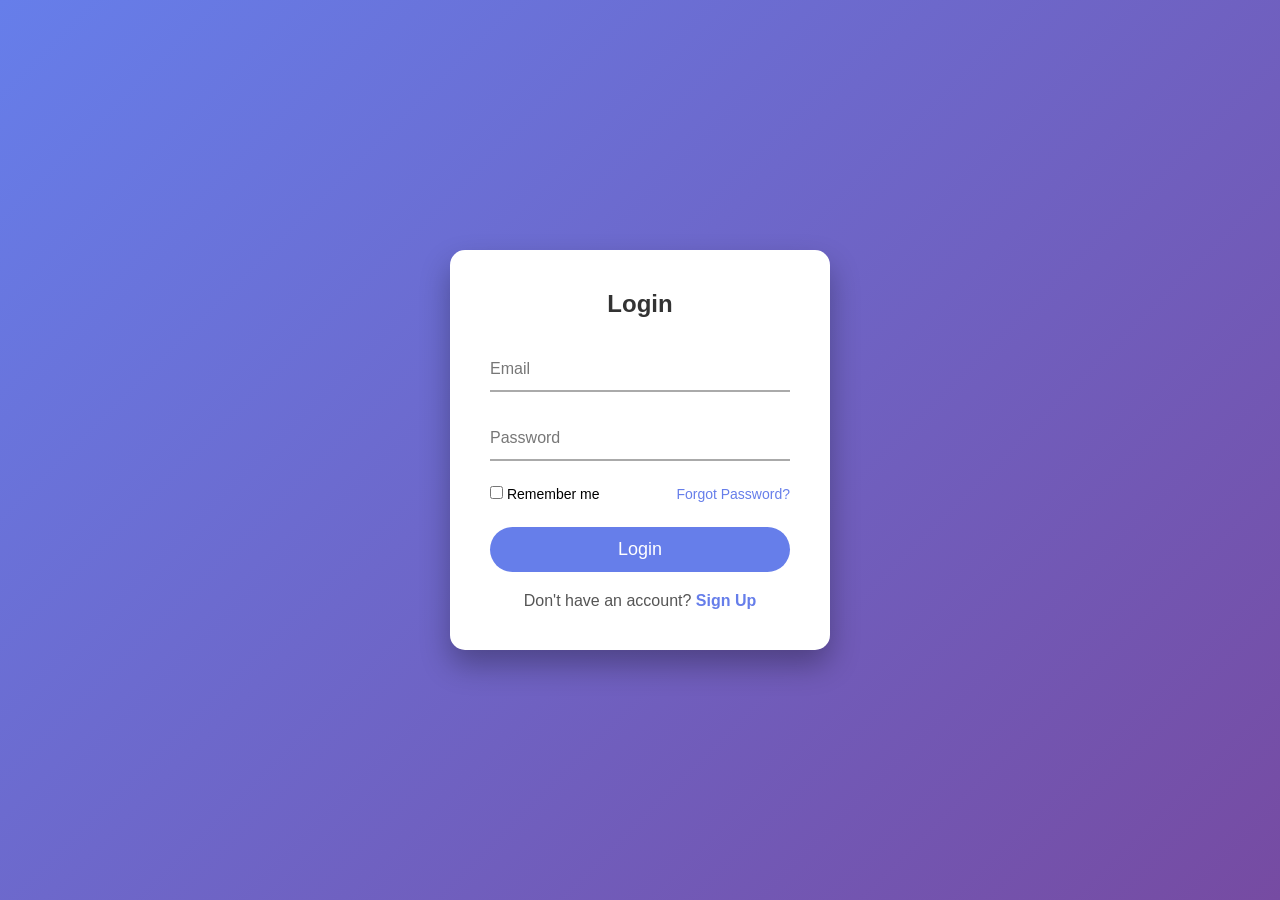
<file: frontend/Viraaj enterprises/login page/index.html>
<!DOCTYPE html>
<html lang="en">
<head>
    <meta charset="UTF-8">
    <meta name="viewport" content="width=device-width, initial-scale=1.0">
    <title>Login Page</title>

    <link rel="stylesheet" href="style.css">
</head>

<body>

    <div class="login-container">

        <div class="login-box">

            <h2>Login</h2>

            <form id="loginForm">

                <div class="input-box">
                    <input type="email" id="email" required>
                    <label>Email</label>
                </div>


                <div class="input-box">
                    <input type="password" id="password" required>
                    <label>Password</label>
                </div>


                <div class="options">

                    <label>
                        <input type="checkbox">
                        Remember me
                    </label>

                    <a href="../forgotpage/forgot.html">Forgot Password?</a>

                </div>


                <button type="submit">
                    Login
                </button>


                <p class="signup">
                    Don't have an account?
                    <a href="../signuppage/signup.html">Sign Up</a>
                </p>


            </form>

        </div>

    </div>
    <script src="login.js"></script>


</body>
</html>
</file>
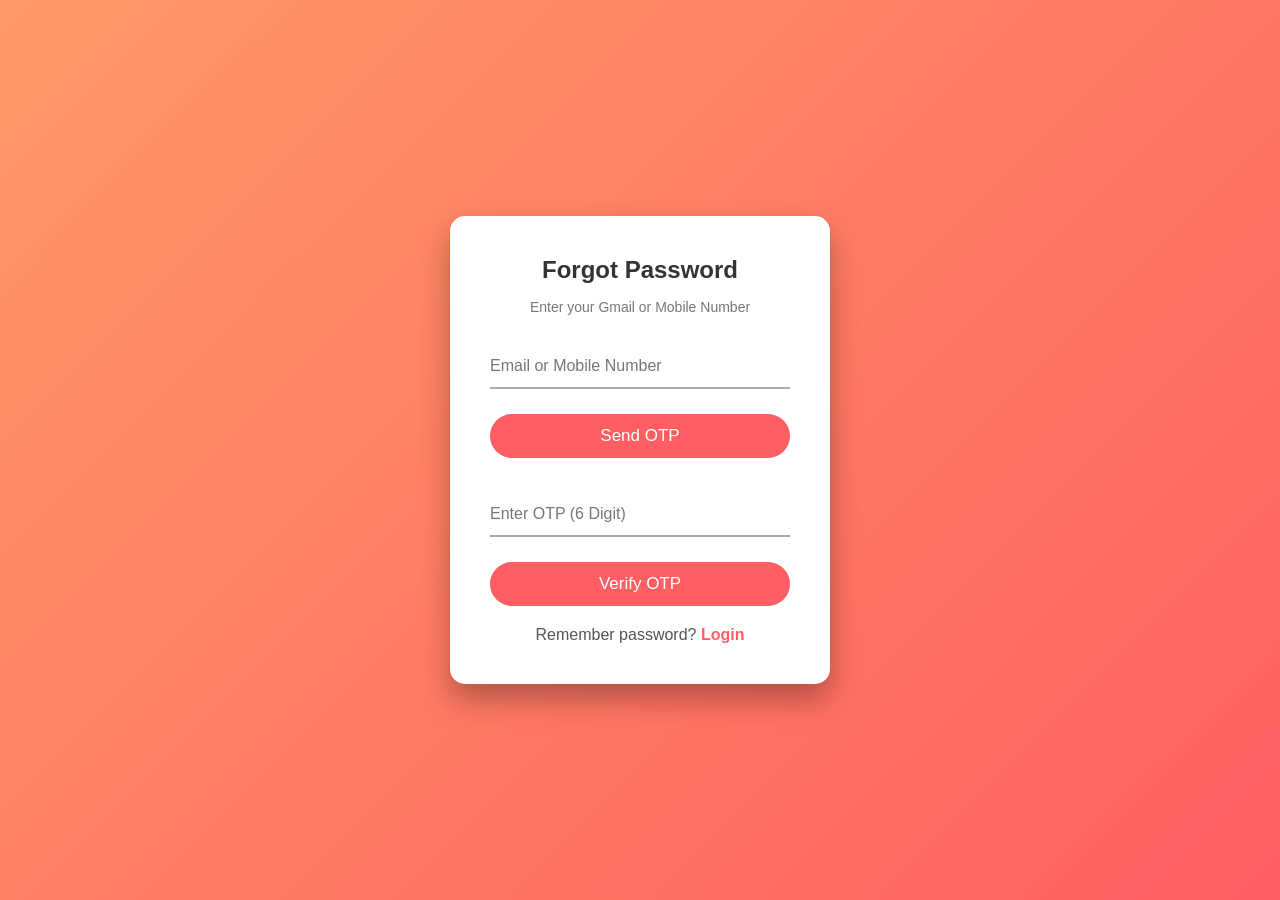
<file: frontend/Viraaj enterprises/forgotpage/forgot.html>
<!DOCTYPE html>
<html lang="en">

<head>

<meta charset="UTF-8">
<meta name="viewport" content="width=device-width, initial-scale=1.0">

<title>Forgot Password</title>

<link rel="stylesheet" href="forgot.css">

</head>


<body>


<div class="forgot-container">


<div class="forgot-box">


<h2>Forgot Password</h2>


<p class="text">
Enter your Gmail or Mobile Number
</p>


<form>


<div class="input-box">

<input type="text" id="identifier" required>

<label>Email or Mobile Number</label>

</div>



<button type="button" id="sendOtpBtn">Send OTP</button>



<div class="otp-section">


<div class="input-box">

<input type="text" id="otp" maxlength="6" required>

<label>Enter OTP (6 Digit)</label>

</div>



<button type="button" id="verifyOtpBtn">Verify OTP</button>


</div>



<p class="login">

Remember password?

<a href="../login page/index.html">
Login
</a>


</p>
<div id="resetSection">

    <div class="input-box">
        <input type="password" id="newPassword" required>
        <label>New Password</label>
    </div>

    <button type="button" id="resetPasswordBtn">
        Reset Password
    </button>

</div>

</form>


</div>


</div>

<script src="forgot.js"></script>


</body>

</html>
</file>
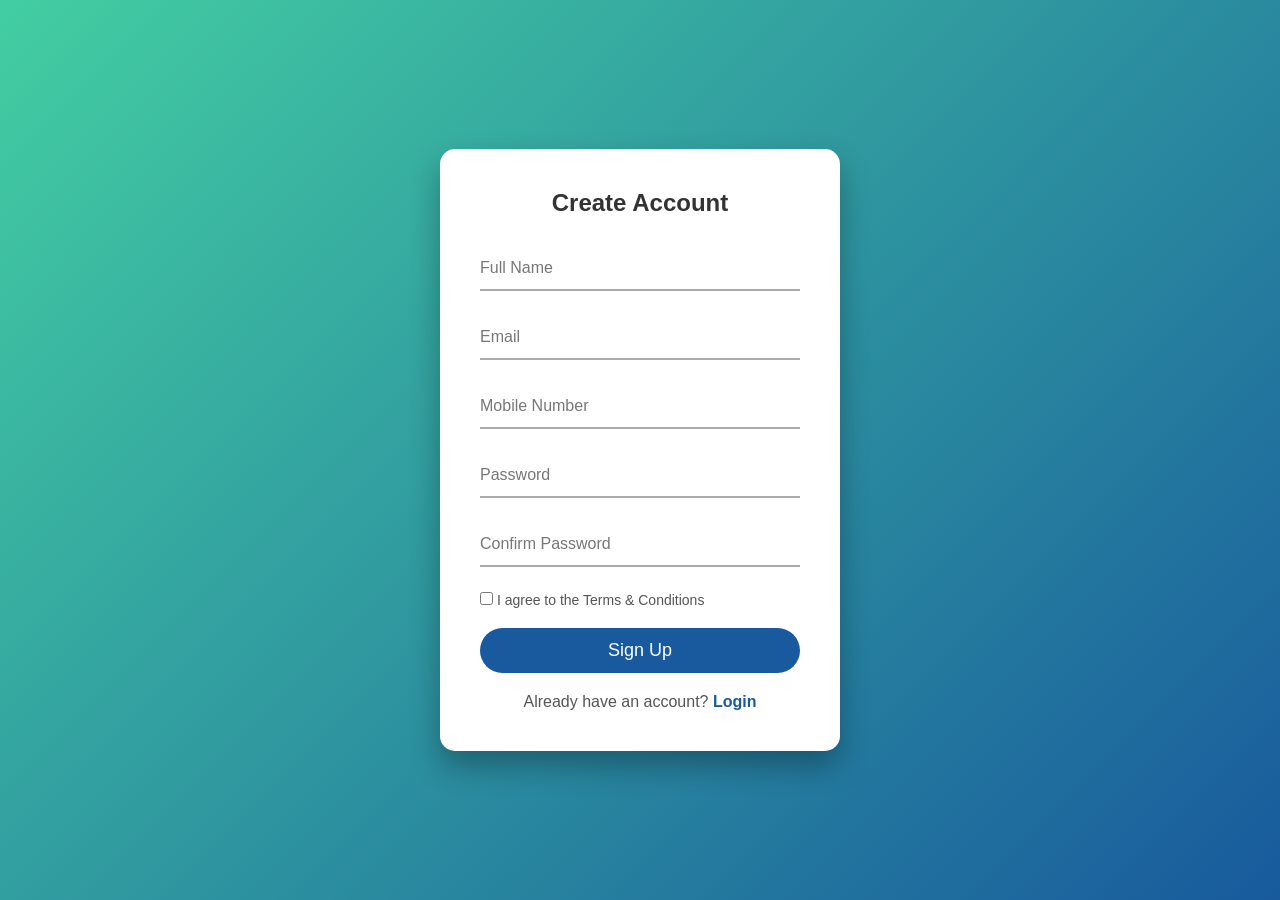
<file: frontend/Viraaj enterprises/signuppage/signup.html>
<!DOCTYPE html>
<html lang="en">

<head>

    <meta charset="UTF-8">
    <meta name="viewport" content="width=device-width, initial-scale=1.0">

    <title>Signup Page</title>

    <link rel="stylesheet" href="signup.css">

</head>


<body>


<div class="signup-container">


    <div class="signup-box">


        <h2>Create Account</h2>


        <form id="signupForm">


            <div class="input-box">

                <input type="text" id="name" required>

                <label>Full Name</label>

            </div>



            <div class="input-box">

                <input type="email" id="email" required>

                <label>Email</label>

            </div>
            <div class="input-box">

                <input 
                type="tel" 
                maxlength="10" 
                id="mobile"
                required>

                <label>Mobile Number</label>

            </div>




            <div class="input-box">

                <input type="password" id="password" required>

                <label>Password</label>

            </div>




            <div class="input-box">

                <input type="password" id="confirmPassword" required>

                <label>Confirm Password</label>

            </div>



            <div class="terms">

                <label>

                    <input type="checkbox" required>

                    I agree to the Terms & Conditions

                </label>

            </div>



            <button type="submit">

                Sign Up

            </button>



            <p class="login">

                Already have an account?

                <a href="../login page/index.html">
                    Login
                </a>

            </p>



        </form>



    </div>



</div>


 <script src="signup.js"></script>
</body>

</html>
</file>
<file: frontend/Viraaj enterprises/login page/style.css>
*{
    margin:0;
    padding:0;
    box-sizing:border-box;
    font-family: Arial, Helvetica, sans-serif;
}


body{

    height:100vh;
    display:flex;
    justify-content:center;
    align-items:center;

    background:
    linear-gradient(135deg,#667eea,#764ba2);

}



/* main box */

.login-container{

    width:100%;
    display:flex;
    justify-content:center;
    align-items:center;

}



.login-box{

    width:380px;
    padding:40px;

    background:white;

    border-radius:15px;

    box-shadow:
    0 15px 30px rgba(0,0,0,0.3);

}



.login-box h2{

    text-align:center;
    margin-bottom:30px;
    color:#333;

}



/* input design */

.input-box{

    position:relative;
    margin-bottom:25px;

}


.input-box input{

    width:100%;
    padding:12px;

    border:none;
    outline:none;

    border-bottom:2px solid #aaa;

    font-size:16px;

}



.input-box label{

    position:absolute;
    left:0;
    top:12px;

    color:#777;

    pointer-events:none;

    transition:.3s;

}



.input-box input:focus ~ label,
.input-box input:valid ~ label{

    top:-10px;
    font-size:13px;
    color:#667eea;

}



/* remember and forgot */


.options{

    display:flex;
    justify-content:space-between;

    font-size:14px;

    margin-bottom:25px;

}


.options a{

    text-decoration:none;
    color:#667eea;

}



/* button */


button{

    width:100%;

    padding:12px;

    border:none;

    border-radius:25px;

    background:#667eea;

    color:white;

    font-size:18px;

    cursor:pointer;

    transition:.3s;

}


button:hover{

    background:#764ba2;

}



/* signup */

.signup{

    text-align:center;

    margin-top:20px;

    color:#555;

}


.signup a{

    color:#667eea;

    text-decoration:none;

    font-weight:bold;

}



/* responsive */


@media(max-width:450px){

    .login-box{

        width:90%;
        padding:30px;

    }

}
</file>
<file: frontend/Viraaj enterprises/forgotpage/forgot.css>
*{

margin:0;
padding:0;
box-sizing:border-box;

font-family:Arial, Helvetica, sans-serif;

}



body{

height:100vh;

display:flex;
justify-content:center;
align-items:center;


background:
linear-gradient(135deg,#ff9966,#ff5e62);

}



.forgot-container{

width:100%;

display:flex;
justify-content:center;
align-items:center;

}



.forgot-box{


width:380px;

background:white;

padding:40px;

border-radius:15px;


box-shadow:
0 15px 30px rgba(0,0,0,0.3);


}



h2{

text-align:center;

margin-bottom:15px;

color:#333;

}



.text{

text-align:center;

font-size:14px;

color:#777;

margin-bottom:30px;

}




.input-box{

position:relative;

margin-bottom:25px;

}




.input-box input{

width:100%;

padding:12px 0;


border:none;

outline:none;


border-bottom:2px solid #aaa;


font-size:16px;


}




.input-box label{


position:absolute;

left:0;

top:12px;


color:#777;


pointer-events:none;


transition:.3s;


}




.input-box input:focus ~ label,
.input-box input:valid ~ label{


top:-12px;

font-size:13px;

color:#ff5e62;


}



button{


width:100%;


padding:12px;


border:none;


border-radius:25px;


background:#ff5e62;


color:white;


font-size:17px;


cursor:pointer;


margin-bottom:20px;


}



button:hover{

background:#ff9966;

}



.otp-section{

margin-top:15px;

}



.login{

text-align:center;

color:#555;

}



.login a{

color:#ff5e62;

text-decoration:none;

font-weight:bold;

}



@media(max-width:450px){

.forgot-box{

width:90%;

padding:30px;

}


}
#resetSection {
    display: none;
}
</file>
<file: frontend/Viraaj enterprises/signuppage/signup.css>
*{

    margin:0;
    padding:0;
    box-sizing:border-box;

    font-family:Arial, Helvetica, sans-serif;

}



body{

    height:100vh;

    display:flex;
    justify-content:center;
    align-items:center;


    background:
    linear-gradient(135deg,#43cea2,#185a9d);

}




.signup-container{

    width:100%;

    display:flex;
    justify-content:center;
    align-items:center;

}




.signup-box{


    width:400px;

    background:white;

    padding:40px;

    border-radius:15px;


    box-shadow:
    0 15px 30px rgba(0,0,0,0.3);


}




.signup-box h2{


    text-align:center;

    margin-bottom:30px;

    color:#333;

}




.input-box{


    position:relative;

    margin-bottom:25px;

}




.input-box input{


    width:100%;

    padding:12px 0;


    border:none;

    outline:none;


    border-bottom:2px solid #aaa;


    font-size:16px;


}




.input-box label{


    position:absolute;

    left:0;

    top:12px;


    color:#777;


    pointer-events:none;


    transition:.3s;

}




.input-box input:focus ~ label,
.input-box input:valid ~ label{


    top:-12px;

    font-size:13px;

    color:#185a9d;

}




.terms{


    font-size:14px;

    margin-bottom:20px;

    color:#555;

}




button{


    width:100%;


    padding:12px;


    border:none;


    border-radius:25px;


    background:#185a9d;


    color:white;


    font-size:18px;


    cursor:pointer;


    transition:.3s;


}



button:hover{


    background:#43cea2;


}




.login{


    text-align:center;

    margin-top:20px;

    color:#555;


}



.login a{


    color:#185a9d;

    text-decoration:none;

    font-weight:bold;


}




@media(max-width:450px){


.signup-box{


    width:90%;

    padding:30px;

}


}
</file>
